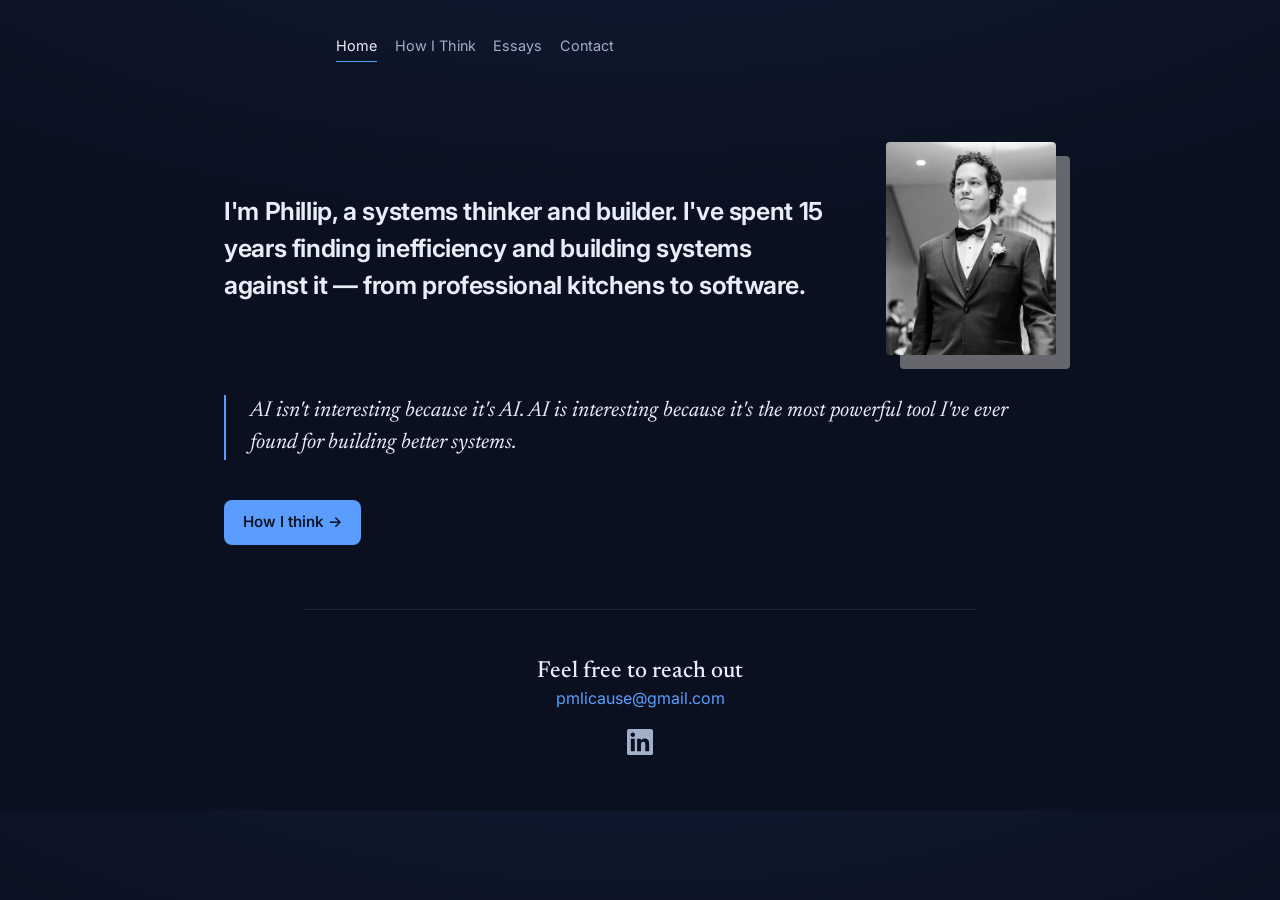
<file: index.html>
<!DOCTYPE html>
<html lang="en">
<head>
  <meta charset="UTF-8">
  <meta name="viewport" content="width=device-width, initial-scale=1.0">
  <title>Phillip Licause — Systems Thinker</title>
  <meta name="description" content="I'm Phillip, a systems thinker and builder. I've spent 15 years finding inefficiency and building systems against it — from professional kitchens to software.">
  <meta property="og:type" content="website">
  <meta property="og:title" content="Phillip Licause — Systems Thinker">
  <meta property="og:description" content="15 years of finding inefficiency and building systems against it — from professional kitchens to software.">
  <meta property="og:url" content="https://www.philliplicause.com/">
  <meta property="og:image" content="https://www.philliplicause.com/assets/headshot.jpg">
  <link rel="icon" href="data:image/svg+xml,%3Csvg xmlns='http://www.w3.org/2000/svg' viewBox='0 0 100 100'%3E%3Crect width='100' height='100' rx='22' fill='%230f1729'/%3E%3Ctext x='50' y='71' font-family='Arial' font-size='62' font-weight='bold' fill='%235b9dff' text-anchor='middle'%3EP%3C/text%3E%3C/svg%3E">
  <link rel="preconnect" href="https://fonts.googleapis.com">
  <link rel="preconnect" href="https://fonts.gstatic.com" crossorigin>
  <link href="https://fonts.googleapis.com/css2?family=Inter:wght@400;500;600;650&family=Newsreader:ital,opsz,wght@0,6..72,400;0,6..72,500;1,6..72,400&display=swap" rel="stylesheet">
  <link rel="stylesheet" href="css/style.css">
</head>
<body>

  <header class="site-header">
    <nav>
      <div class="nav-links">
        <a href="index.html" class="active">Home</a>
        <a href="how-i-think.html">How I Think</a>
        <a href="essays/index.html">Essays</a>
        <a href="https://mail.google.com/mail/?view=cm&amp;fs=1&amp;to=pmlicause@gmail.com" target="_blank" rel="noopener">Contact</a>
      </div>
    </nav>
  </header>

  <main class="wide">
    <div class="hero">
      <h1 class="landing">I'm Phillip, a systems thinker and builder. I've spent 15 years finding inefficiency and building systems against it — from professional kitchens to software.</h1>
      <img class="headshot" src="assets/headshot.jpg" alt="Phillip Licause" width="400" height="500">
    </div>

    <blockquote>
      <p>AI isn't interesting because it's AI. AI is interesting because it's the most powerful tool I've ever found for building better systems.</p>
    </blockquote>

    <div class="cta-row">
      <a class="btn btn-primary" href="how-i-think.html">How I think →</a>
    </div>
  </main>

  <footer class="site-footer">
    <p class="footer-heading">Feel free to reach out</p>
    <a class="footer-email" href="https://mail.google.com/mail/?view=cm&amp;fs=1&amp;to=pmlicause@gmail.com" target="_blank" rel="noopener">pmlicause@gmail.com</a>
    <div class="footer-social">
      <a href="https://www.linkedin.com/in/phillip-licause/" target="_blank" rel="noopener" aria-label="LinkedIn">
        <svg xmlns="http://www.w3.org/2000/svg" viewBox="0 0 24 24" fill="currentColor" role="img"><path d="M20.447 20.452h-3.554v-5.569c0-1.328-.027-3.037-1.852-3.037-1.853 0-2.136 1.445-2.136 2.939v5.667H9.351V9h3.414v1.561h.046c.477-.9 1.637-1.85 3.37-1.85 3.601 0 4.267 2.37 4.267 5.455v6.286zM5.337 7.433c-1.144 0-2.063-.926-2.063-2.065 0-1.138.92-2.063 2.063-2.063 1.14 0 2.064.925 2.064 2.063 0 1.139-.925 2.065-2.064 2.065zm1.782 13.019H3.555V9h3.564v11.452zM22.225 0H1.771C.792 0 0 .774 0 1.729v20.542C0 23.227.792 24 1.771 24h20.451C23.2 24 24 23.227 24 22.271V1.729C24 .774 23.2 0 22.225 0z"/></svg>
      </a>
    </div>
  </footer>

</body>
</html>
</file>
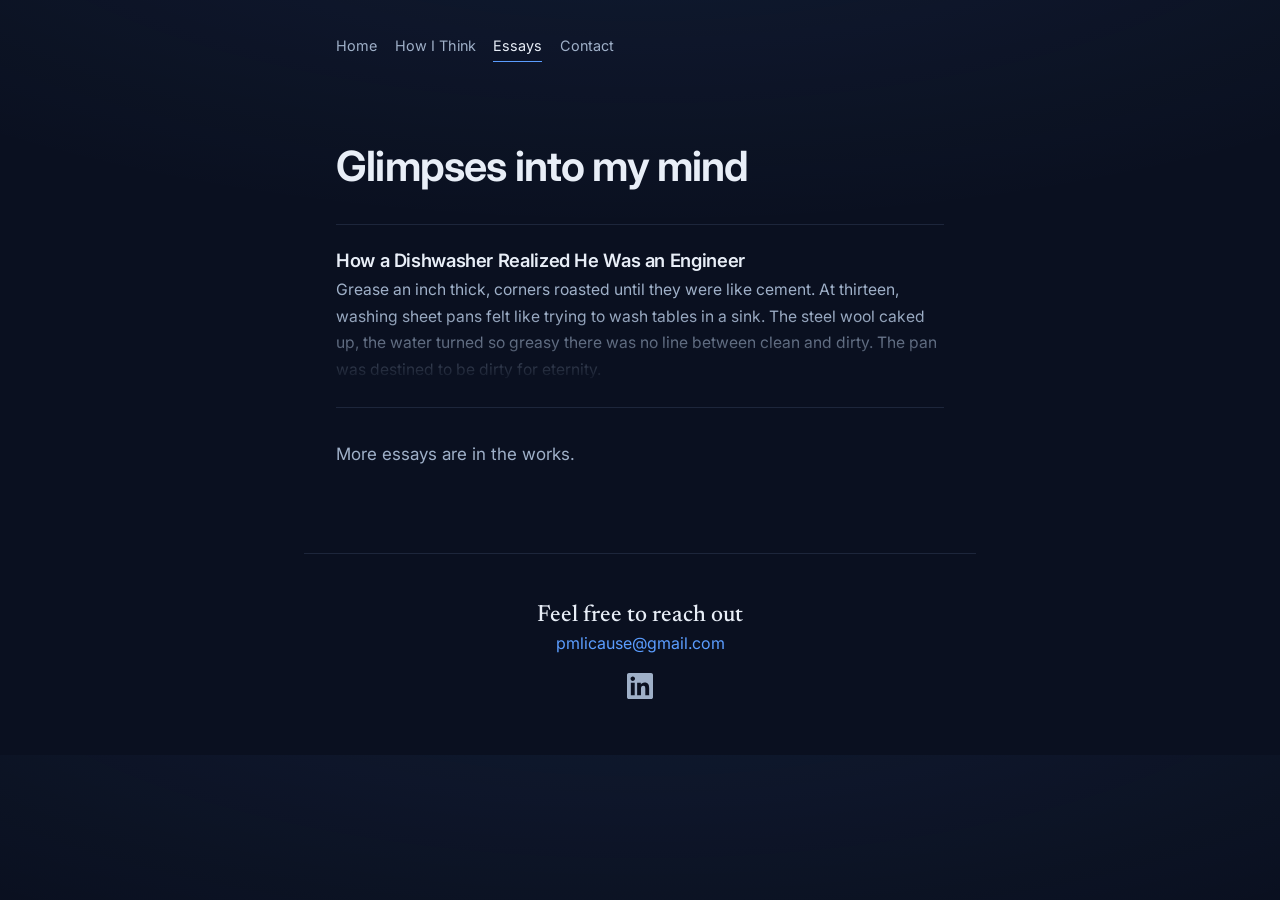
<file: essays/index.html>
<!DOCTYPE html>
<html lang="en">
<head>
  <meta charset="UTF-8">
  <meta name="viewport" content="width=device-width, initial-scale=1.0">
  <title>Essays — Phillip Licause</title>
  <meta name="description" content="Glimpses into my mind — essays on systems, iteration, and how I operate.">
  <meta property="og:type" content="website">
  <meta property="og:title" content="Essays — Phillip Licause">
  <meta property="og:description" content="Glimpses into my mind — essays on systems, iteration, and how I operate.">
  <meta property="og:url" content="https://www.philliplicause.com/essays/">
  <link rel="icon" href="data:image/svg+xml,%3Csvg xmlns='http://www.w3.org/2000/svg' viewBox='0 0 100 100'%3E%3Crect width='100' height='100' rx='22' fill='%230f1729'/%3E%3Ctext x='50' y='71' font-family='Arial' font-size='62' font-weight='bold' fill='%235b9dff' text-anchor='middle'%3EP%3C/text%3E%3C/svg%3E">
  <link rel="preconnect" href="https://fonts.googleapis.com">
  <link rel="preconnect" href="https://fonts.gstatic.com" crossorigin>
  <link href="https://fonts.googleapis.com/css2?family=Inter:wght@400;500;600;650&family=Newsreader:ital,opsz,wght@0,6..72,400;0,6..72,500;1,6..72,400&display=swap" rel="stylesheet">
  <link rel="stylesheet" href="../css/style.css">
</head>
<body>

  <header class="site-header">
    <nav>
      <div class="nav-links">
        <a href="../index.html">Home</a>
        <a href="../how-i-think.html">How I Think</a>
        <a href="index.html" class="active">Essays</a>
        <a href="https://mail.google.com/mail/?view=cm&amp;fs=1&amp;to=pmlicause@gmail.com" target="_blank" rel="noopener">Contact</a>
      </div>
    </nav>
  </header>

  <main>
    <h1>Glimpses into my mind</h1>

    <ul class="item-list">
      <li>
        <h2><a href="dishwasher-engineer.html">How a Dishwasher Realized He Was an Engineer</a></h2>
        <p class="essay-excerpt">Grease an inch thick, corners roasted until they were like cement. At thirteen, washing sheet pans felt like trying to wash tables in a sink. The steel wool caked up, the water turned so greasy there was no line between clean and dirty. The pan was destined to be dirty for eternity.</p>
      </li>
    </ul>

    <p class="muted essays-note">More essays are in the works.</p>
  </main>

  <footer class="site-footer">
    <p class="footer-heading">Feel free to reach out</p>
    <a class="footer-email" href="https://mail.google.com/mail/?view=cm&amp;fs=1&amp;to=pmlicause@gmail.com" target="_blank" rel="noopener">pmlicause@gmail.com</a>
    <div class="footer-social">
      <a href="https://www.linkedin.com/in/phillip-licause/" target="_blank" rel="noopener" aria-label="LinkedIn">
        <svg xmlns="http://www.w3.org/2000/svg" viewBox="0 0 24 24" fill="currentColor" role="img"><path d="M20.447 20.452h-3.554v-5.569c0-1.328-.027-3.037-1.852-3.037-1.853 0-2.136 1.445-2.136 2.939v5.667H9.351V9h3.414v1.561h.046c.477-.9 1.637-1.85 3.37-1.85 3.601 0 4.267 2.37 4.267 5.455v6.286zM5.337 7.433c-1.144 0-2.063-.926-2.063-2.065 0-1.138.92-2.063 2.063-2.063 1.14 0 2.064.925 2.064 2.063 0 1.139-.925 2.065-2.064 2.065zm1.782 13.019H3.555V9h3.564v11.452zM22.225 0H1.771C.792 0 0 .774 0 1.729v20.542C0 23.227.792 24 1.771 24h20.451C23.2 24 24 23.227 24 22.271V1.729C24 .774 23.2 0 22.225 0z"/></svg>
      </a>
    </div>
  </footer>

</body>
</html>
</file>
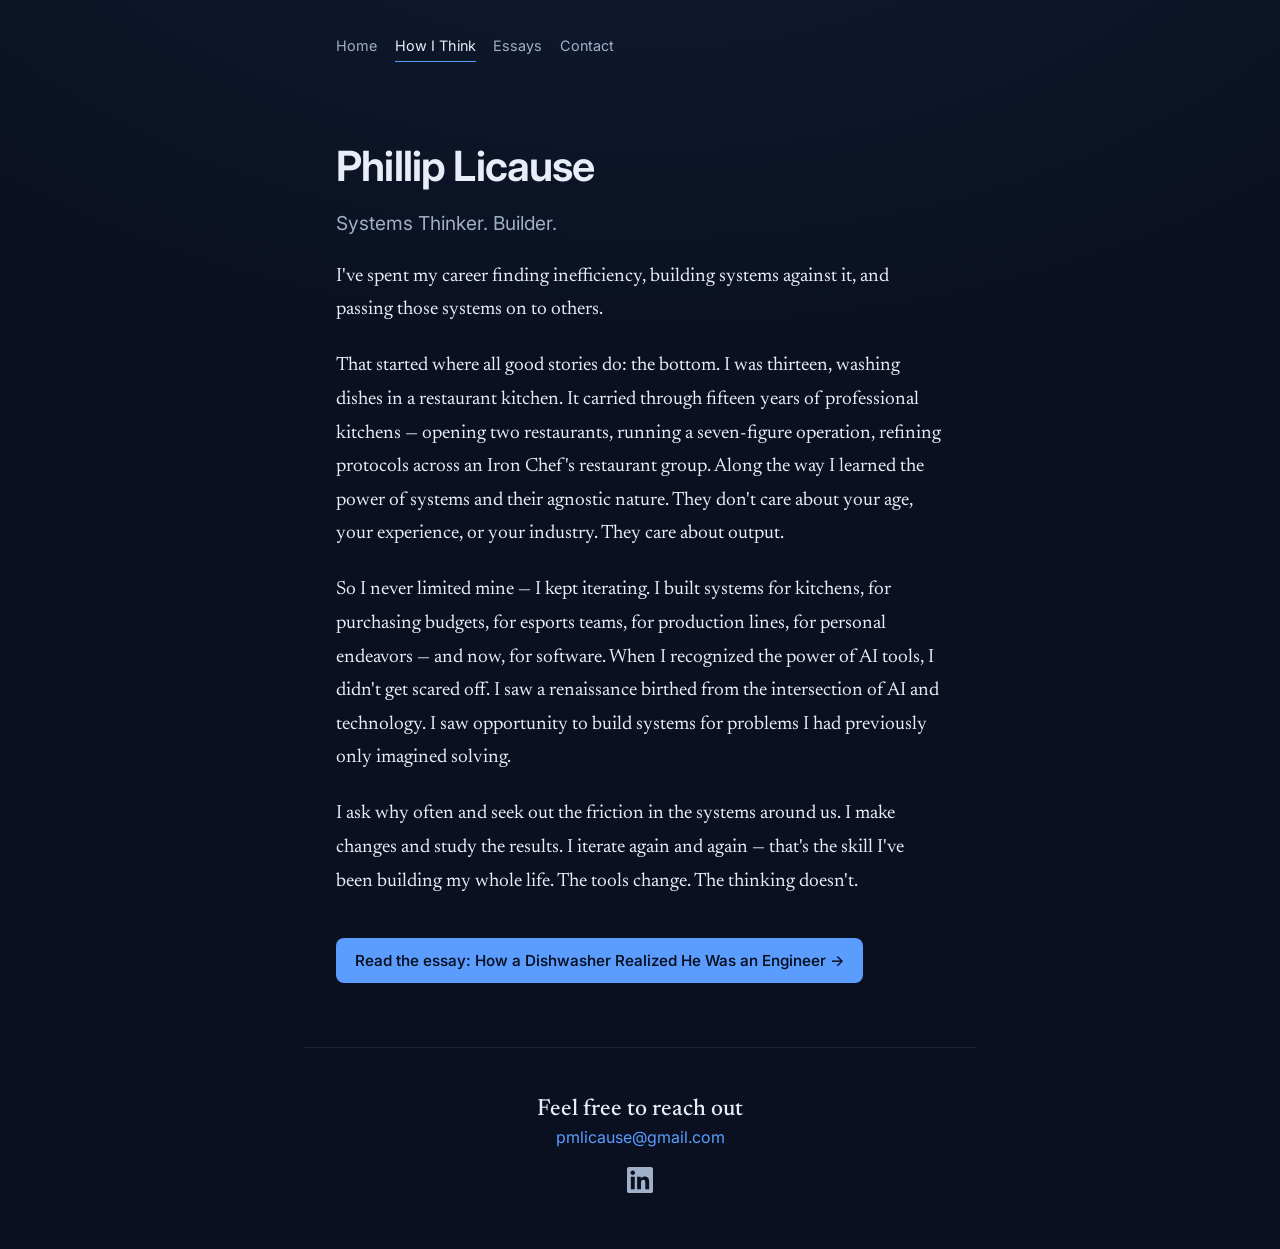
<file: how-i-think.html>
<!DOCTYPE html>
<html lang="en">
<head>
  <meta charset="UTF-8">
  <meta name="viewport" content="width=device-width, initial-scale=1.0">
  <title>How I Think — Phillip Licause</title>
  <meta name="description" content="I've spent my career finding inefficiency, building systems against it, and passing those systems on to others. The tools change. The thinking doesn't.">
  <meta property="og:type" content="website">
  <meta property="og:title" content="How I Think — Phillip Licause">
  <meta property="og:description" content="I've spent my career finding inefficiency, building systems against it, and passing those systems on to others.">
  <meta property="og:url" content="https://www.philliplicause.com/how-i-think.html">
  <link rel="icon" href="data:image/svg+xml,%3Csvg xmlns='http://www.w3.org/2000/svg' viewBox='0 0 100 100'%3E%3Crect width='100' height='100' rx='22' fill='%230f1729'/%3E%3Ctext x='50' y='71' font-family='Arial' font-size='62' font-weight='bold' fill='%235b9dff' text-anchor='middle'%3EP%3C/text%3E%3C/svg%3E">
  <link rel="preconnect" href="https://fonts.googleapis.com">
  <link rel="preconnect" href="https://fonts.gstatic.com" crossorigin>
  <link href="https://fonts.googleapis.com/css2?family=Inter:wght@400;500;600;650&family=Newsreader:ital,opsz,wght@0,6..72,400;0,6..72,500;1,6..72,400&display=swap" rel="stylesheet">
  <link rel="stylesheet" href="css/style.css">
</head>
<body>

  <header class="site-header">
    <nav>
      <div class="nav-links">
        <a href="index.html">Home</a>
        <a href="how-i-think.html" class="active">How I Think</a>
        <a href="essays/index.html">Essays</a>
        <a href="https://mail.google.com/mail/?view=cm&amp;fs=1&amp;to=pmlicause@gmail.com" target="_blank" rel="noopener">Contact</a>
      </div>
    </nav>
  </header>

  <main>
    <h1>Phillip Licause</h1>
    <p class="lede">Systems Thinker. Builder.</p>

    <div class="prose">
      <p>I've spent my career finding inefficiency, building systems against it, and passing those systems on to others.</p>

      <p>That started where all good stories do: the bottom. I was thirteen, washing dishes in a restaurant kitchen. It carried through fifteen years of professional kitchens — opening two restaurants, running a seven-figure operation, refining protocols across an Iron Chef's restaurant group. Along the way I learned the power of systems and their agnostic nature. They don't care about your age, your experience, or your industry. They care about output.</p>

      <p>So I never limited mine — I kept iterating. I built systems for kitchens, for purchasing budgets, for esports teams, for production lines, for personal endeavors — and now, for software. When I recognized the power of AI tools, I didn't get scared off. I saw a renaissance birthed from the intersection of AI and technology. I saw opportunity to build systems for problems I had previously only imagined solving.</p>

      <p>I ask why often and seek out the friction in the systems around us. I make changes and study the results. I iterate again and again — that's the skill I've been building my whole life. The tools change. The thinking doesn't.</p>
    </div>

    <div class="cta-row">
      <a class="btn btn-primary" href="essays/dishwasher-engineer.html">Read the essay: How a Dishwasher Realized He Was an Engineer →</a>
    </div>
  </main>

  <footer class="site-footer">
    <p class="footer-heading">Feel free to reach out</p>
    <a class="footer-email" href="https://mail.google.com/mail/?view=cm&amp;fs=1&amp;to=pmlicause@gmail.com" target="_blank" rel="noopener">pmlicause@gmail.com</a>
    <div class="footer-social">
      <a href="https://www.linkedin.com/in/phillip-licause/" target="_blank" rel="noopener" aria-label="LinkedIn">
        <svg xmlns="http://www.w3.org/2000/svg" viewBox="0 0 24 24" fill="currentColor" role="img"><path d="M20.447 20.452h-3.554v-5.569c0-1.328-.027-3.037-1.852-3.037-1.853 0-2.136 1.445-2.136 2.939v5.667H9.351V9h3.414v1.561h.046c.477-.9 1.637-1.85 3.37-1.85 3.601 0 4.267 2.37 4.267 5.455v6.286zM5.337 7.433c-1.144 0-2.063-.926-2.063-2.065 0-1.138.92-2.063 2.063-2.063 1.14 0 2.064.925 2.064 2.063 0 1.139-.925 2.065-2.064 2.065zm1.782 13.019H3.555V9h3.564v11.452zM22.225 0H1.771C.792 0 0 .774 0 1.729v20.542C0 23.227.792 24 1.771 24h20.451C23.2 24 24 23.227 24 22.271V1.729C24 .774 23.2 0 22.225 0z"/></svg>
      </a>
    </div>
  </footer>

</body>
</html>
</file>
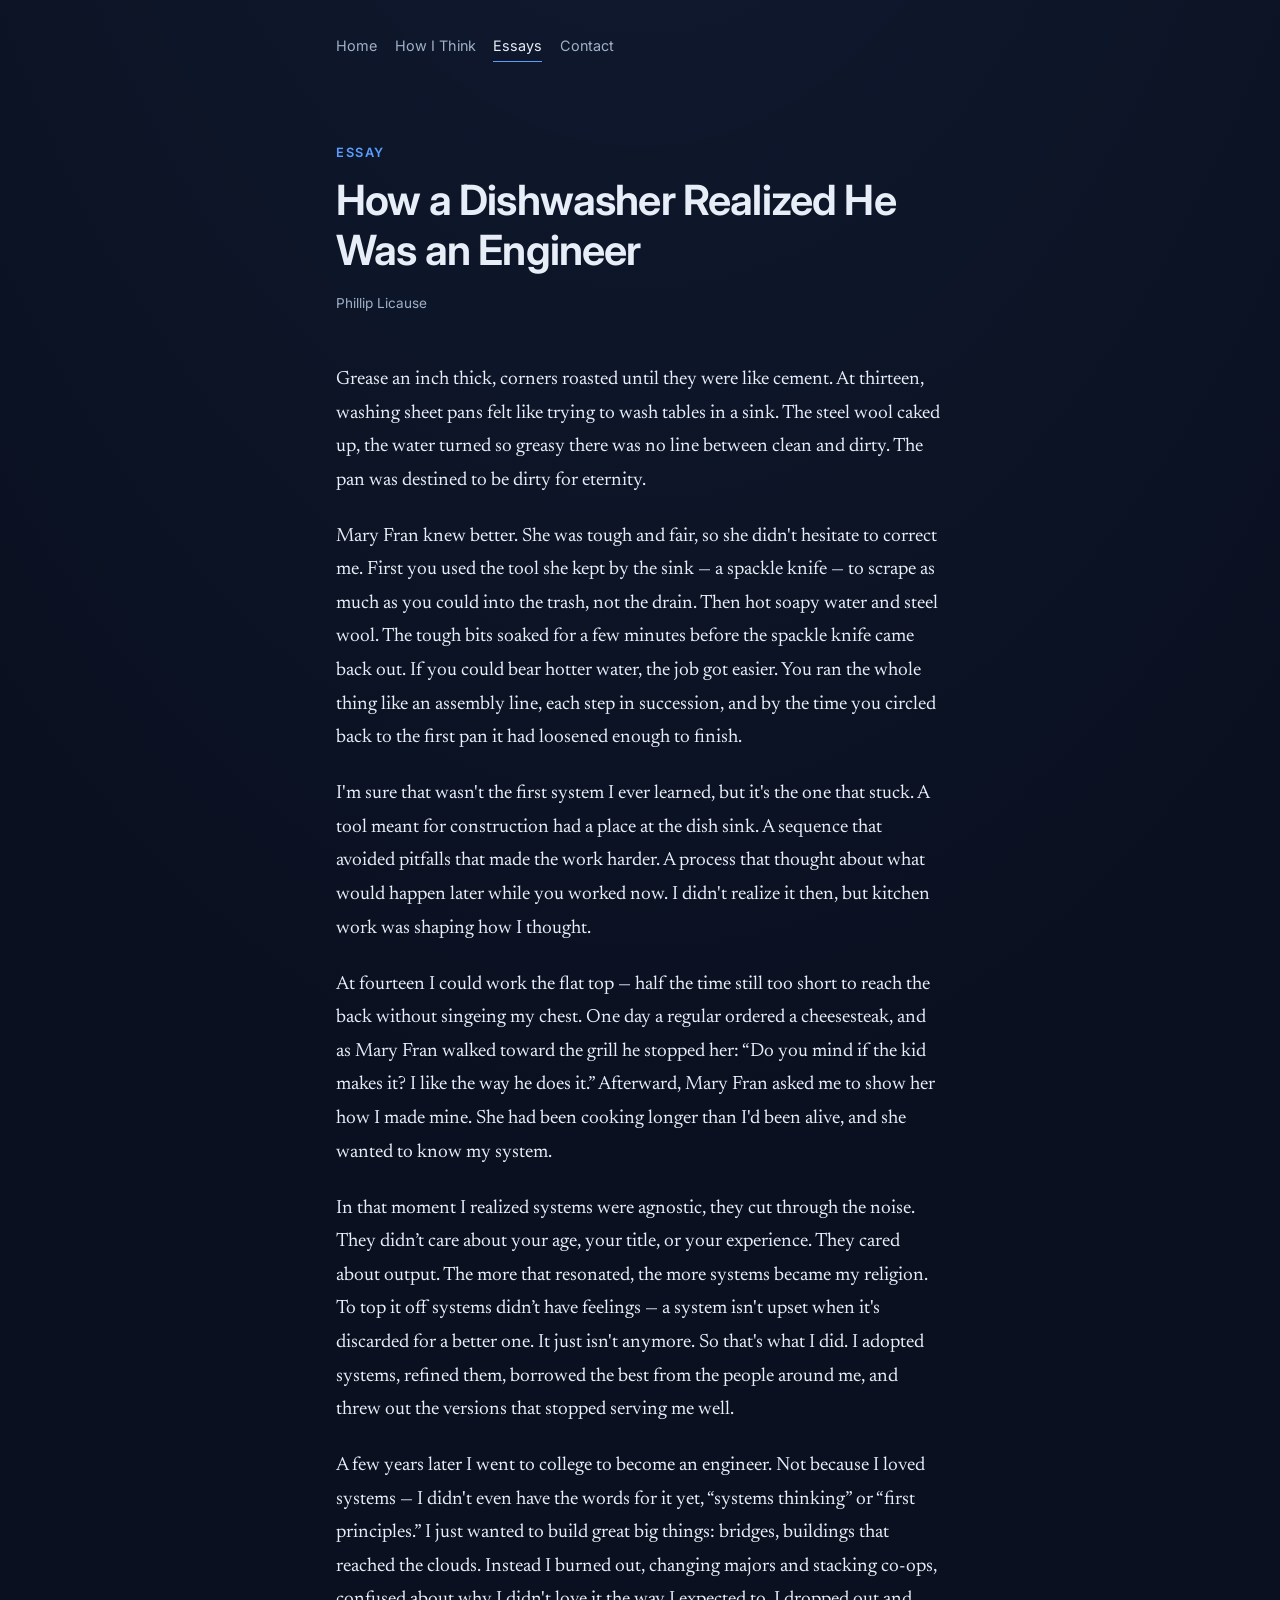
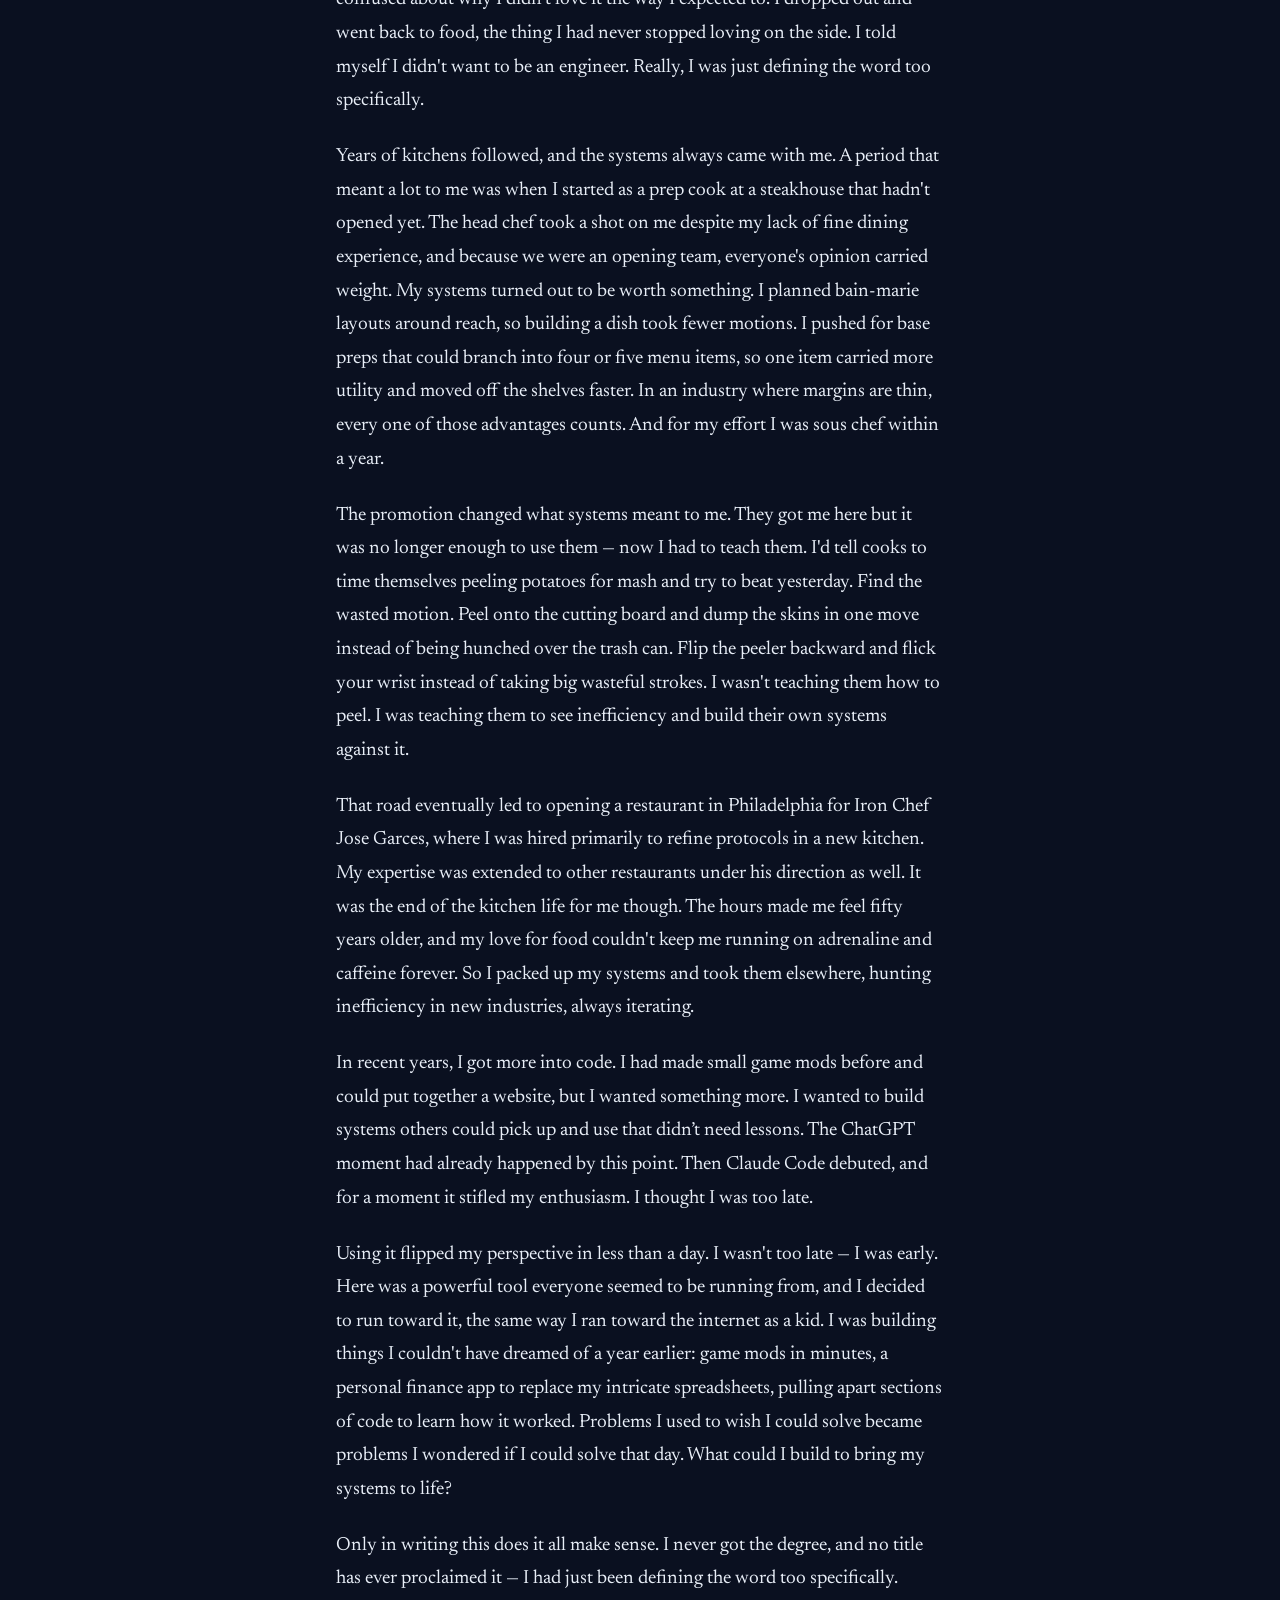
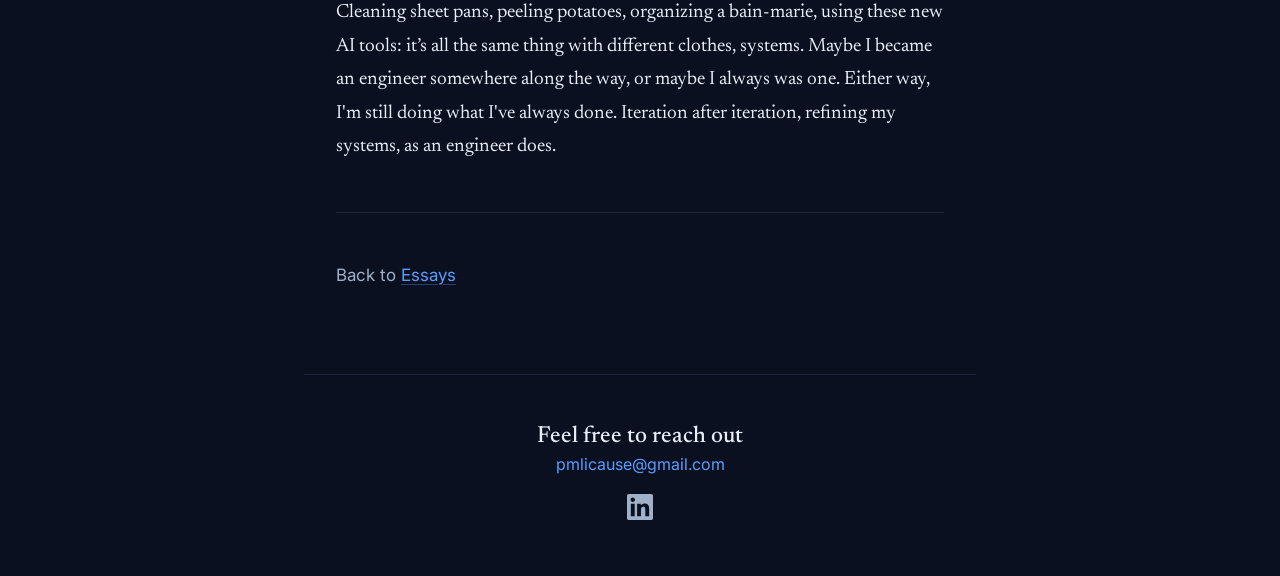
<file: essays/dishwasher-engineer.html>
<!DOCTYPE html>
<html lang="en">
<head>
  <meta charset="UTF-8">
  <meta name="viewport" content="width=device-width, initial-scale=1.0">
  <title>How a Dishwasher Realized He Was an Engineer — Phillip Licause</title>
  <meta name="description" content="Cleaning sheet pans, peeling potatoes, organizing a bain-marie, using these new AI tools: it's all the same thing with different clothes, systems.">
  <meta property="og:type" content="article">
  <meta property="og:title" content="How a Dishwasher Realized He Was an Engineer">
  <meta property="og:description" content="Cleaning sheet pans, peeling potatoes, organizing a bain-marie, using these new AI tools: it's all the same thing with different clothes, systems.">
  <meta property="og:url" content="https://www.philliplicause.com/essays/dishwasher-engineer.html">
  <link rel="icon" href="data:image/svg+xml,%3Csvg xmlns='http://www.w3.org/2000/svg' viewBox='0 0 100 100'%3E%3Crect width='100' height='100' rx='22' fill='%230f1729'/%3E%3Ctext x='50' y='71' font-family='Arial' font-size='62' font-weight='bold' fill='%235b9dff' text-anchor='middle'%3EP%3C/text%3E%3C/svg%3E">
  <link rel="preconnect" href="https://fonts.googleapis.com">
  <link rel="preconnect" href="https://fonts.gstatic.com" crossorigin>
  <link href="https://fonts.googleapis.com/css2?family=Inter:wght@400;500;600;650&family=Newsreader:ital,opsz,wght@0,6..72,400;0,6..72,500;1,6..72,400&display=swap" rel="stylesheet">
  <link rel="stylesheet" href="../css/style.css">
</head>
<body>

  <header class="site-header">
    <nav>
      <div class="nav-links">
        <a href="../index.html">Home</a>
        <a href="../how-i-think.html">How I Think</a>
        <a href="index.html" class="active">Essays</a>
        <a href="https://mail.google.com/mail/?view=cm&amp;fs=1&amp;to=pmlicause@gmail.com" target="_blank" rel="noopener">Contact</a>
      </div>
    </nav>
  </header>

  <main>
    <p class="kicker">Essay</p>
    <h1>How a Dishwasher Realized He Was an Engineer</h1>
    <p class="essay-meta">Phillip Licause</p>

    <div class="prose">
      <p>Grease an inch thick, corners roasted until they were like cement. At thirteen, washing sheet pans felt like trying to wash tables in a sink. The steel wool caked up, the water turned so greasy there was no line between clean and dirty. The pan was destined to be dirty for eternity.</p>

      <p>Mary Fran knew better. She was tough and fair, so she didn't hesitate to correct me. First you used the tool she kept by the sink — a spackle knife — to scrape as much as you could into the trash, not the drain. Then hot soapy water and steel wool. The tough bits soaked for a few minutes before the spackle knife came back out. If you could bear hotter water, the job got easier. You ran the whole thing like an assembly line, each step in succession, and by the time you circled back to the first pan it had loosened enough to finish.</p>

      <p>I'm sure that wasn't the first system I ever learned, but it's the one that stuck. A tool meant for construction had a place at the dish sink. A sequence that avoided pitfalls that made the work harder. A process that thought about what would happen later while you worked now. I didn't realize it then, but kitchen work was shaping how I thought.</p>

      <p>At fourteen I could work the flat top — half the time still too short to reach the back without singeing my chest. One day a regular ordered a cheesesteak, and as Mary Fran walked toward the grill he stopped her: “Do you mind if the kid makes it? I like the way he does it.” Afterward, Mary Fran asked me to show her how I made mine. She had been cooking longer than I'd been alive, and she wanted to know my system.</p>

      <p>In that moment I realized systems were agnostic, they cut through the noise. They didn’t care about your age, your title, or your experience. They cared about output. The more that resonated, the more systems became my religion. To top it off systems didn’t have feelings — a system isn't upset when it's discarded for a better one. It just isn't anymore. So that's what I did. I adopted systems, refined them, borrowed the best from the people around me, and threw out the versions that stopped serving me well.</p>

      <p>A few years later I went to college to become an engineer. Not because I loved systems — I didn't even have the words for it yet, “systems thinking” or “first principles.” I just wanted to build great big things: bridges, buildings that reached the clouds. Instead I burned out, changing majors and stacking co-ops, confused about why I didn't love it the way I expected to. I dropped out and went back to food, the thing I had never stopped loving on the side. I told myself I didn't want to be an engineer. Really, I was just defining the word too specifically.</p>

      <p>Years of kitchens followed, and the systems always came with me. A period that meant a lot to me was when I started as a prep cook at a steakhouse that hadn't opened yet. The head chef took a shot on me despite my lack of fine dining experience, and because we were an opening team, everyone's opinion carried weight. My systems turned out to be worth something. I planned bain-marie layouts around reach, so building a dish took fewer motions. I pushed for base preps that could branch into four or five menu items, so one item carried more utility and moved off the shelves faster. In an industry where margins are thin, every one of those advantages counts. And for my effort I was sous chef within a year.</p>

      <p>The promotion changed what systems meant to me. They got me here but it was no longer enough to use them — now I had to teach them. I'd tell cooks to time themselves peeling potatoes for mash and try to beat yesterday. Find the wasted motion. Peel onto the cutting board and dump the skins in one move instead of being hunched over the trash can. Flip the peeler backward and flick your wrist instead of taking big wasteful strokes. I wasn't teaching them how to peel. I was teaching them to see inefficiency and build their own systems against it.</p>

      <p>That road eventually led to opening a restaurant in Philadelphia for Iron Chef Jose Garces, where I was hired primarily to refine protocols in a new kitchen. My expertise was extended to other restaurants under his direction as well. It was the end of the kitchen life for me though. The hours made me feel fifty years older, and my love for food couldn't keep me running on adrenaline and caffeine forever. So I packed up my systems and took them elsewhere, hunting inefficiency in new industries, always iterating.</p>

      <p>In recent years, I got more into code. I had made small game mods before and could put together a website, but I wanted something more. I wanted to build systems others could pick up and use that didn’t need lessons. The ChatGPT moment had already happened by this point. Then Claude Code debuted, and for a moment it stifled my enthusiasm. I thought I was too late.</p>

      <p>Using it flipped my perspective in less than a day. I wasn't too late — I was early. Here was a powerful tool everyone seemed to be running from, and I decided to run toward it, the same way I ran toward the internet as a kid. I was building things I couldn't have dreamed of a year earlier: game mods in minutes, a personal finance app to replace my intricate spreadsheets, pulling apart sections of code to learn how it worked. Problems I used to wish I could solve became problems I wondered if I could solve that day. What could I build to bring my systems to life?</p>

      <p>Only in writing this does it all make sense. I never got the degree, and no title has ever proclaimed it — I had just been defining the word too specifically. Cleaning sheet pans, peeling potatoes, organizing a bain-marie, using these new AI tools: it’s all the same thing with different clothes, systems. Maybe I became an engineer somewhere along the way, or maybe I always was one. Either way, I'm still doing what I've always done. Iteration after iteration, refining my systems, as an engineer does.</p>
    </div>

    <hr>
    <p class="muted">Back to <a href="index.html">Essays</a></p>
  </main>

  <footer class="site-footer">
    <p class="footer-heading">Feel free to reach out</p>
    <a class="footer-email" href="https://mail.google.com/mail/?view=cm&amp;fs=1&amp;to=pmlicause@gmail.com" target="_blank" rel="noopener">pmlicause@gmail.com</a>
    <div class="footer-social">
      <a href="https://www.linkedin.com/in/phillip-licause/" target="_blank" rel="noopener" aria-label="LinkedIn">
        <svg xmlns="http://www.w3.org/2000/svg" viewBox="0 0 24 24" fill="currentColor" role="img"><path d="M20.447 20.452h-3.554v-5.569c0-1.328-.027-3.037-1.852-3.037-1.853 0-2.136 1.445-2.136 2.939v5.667H9.351V9h3.414v1.561h.046c.477-.9 1.637-1.85 3.37-1.85 3.601 0 4.267 2.37 4.267 5.455v6.286zM5.337 7.433c-1.144 0-2.063-.926-2.063-2.065 0-1.138.92-2.063 2.063-2.063 1.14 0 2.064.925 2.064 2.063 0 1.139-.925 2.065-2.064 2.065zm1.782 13.019H3.555V9h3.564v11.452zM22.225 0H1.771C.792 0 0 .774 0 1.729v20.542C0 23.227.792 24 1.771 24h20.451C23.2 24 24 23.227 24 22.271V1.729C24 .774 23.2 0 22.225 0z"/></svg>
      </a>
    </div>
  </footer>

</body>
</html>
</file>
<file: css/style.css>
/* ============================================
   PhillipLicause.com — design system
   Sleek, modern, dark. Blues and whites.
   The writing is the product.
   ============================================ */

:root {
  /* Color */
  --bg: #0a1020;            /* deep blue-black */
  --line: rgba(140, 170, 220, 0.14);
  --text: #e8eef7;          /* primary reading white */
  --text-soft: #9fb0c8;     /* secondary / muted slate */
  --accent: #5b9dff;        /* primary blue */
  --accent-soft: #8fbcff;   /* hover / highlights */

  /* Type */
  --font-ui: "Inter", -apple-system, "Segoe UI", system-ui, sans-serif;
  --font-serif: "Newsreader", Georgia, "Times New Roman", serif;

  /* Layout */
  --measure: 42rem;         /* reading column */
  --space: clamp(1.25rem, 4vw, 2rem);
}

* { box-sizing: border-box; }

html { scroll-behavior: smooth; }

body {
  margin: 0;
  background: var(--bg);
  background-image: radial-gradient(
    ellipse 80% 50% at 50% -20%,
    rgba(91, 157, 255, 0.09),
    transparent
  );
  color: var(--text);
  font-family: var(--font-ui);
  font-size: 1.0625rem;
  line-height: 1.7;
  -webkit-font-smoothing: antialiased;
}

/* ---------- Header / nav ---------- */

.site-header {
  max-width: var(--measure);
  margin: 0 auto;
  padding: 2rem var(--space) 0;
}

.nav-links {
  display: flex;
  flex-wrap: wrap;
  gap: 0.25rem 1.1rem;
  font-size: 0.9rem;
}

.nav-links a {
  color: var(--text-soft);
  text-decoration: none;
  padding: 0.15rem 0;
  border-bottom: 1px solid transparent;
  transition: color 120ms ease;
}

.nav-links a:hover { color: var(--text); }

.nav-links a.active {
  color: var(--text);
  border-bottom-color: var(--accent);
}

/* ---------- Main column ---------- */

main {
  max-width: var(--measure);
  margin: 0 auto;
  padding: clamp(3rem, 8vw, 5rem) var(--space) 4rem;
}

/* Wider container for the homepage hero: gives the statement
   and photo room to sit side by side comfortably */
main.wide { max-width: 56rem; }

/* ---------- Typography ---------- */

h1, h2 {
  font-family: var(--font-ui);
  letter-spacing: -0.02em;
  line-height: 1.2;
  color: var(--text);
}

h1 {
  font-size: clamp(1.9rem, 5vw, 2.6rem);
  font-weight: 650;
  margin: 0 0 1rem;
}

h2 {
  font-size: 1.3rem;
  font-weight: 600;
  margin: 2.75rem 0 0.75rem;
}

p { margin: 0 0 1.25rem; }

a {
  color: var(--accent);
  text-decoration: underline;
  text-decoration-color: rgba(91, 157, 255, 0.35);
  text-underline-offset: 3px;
  transition: color 120ms ease;
}

a:hover {
  color: var(--accent-soft);
  text-decoration-color: var(--accent-soft);
}

.kicker {
  font-size: 0.8rem;
  font-weight: 600;
  letter-spacing: 0.12em;
  text-transform: uppercase;
  color: var(--accent);
  margin: 0 0 0.75rem;
}

.lede {
  font-size: 1.2rem;
  line-height: 1.65;
  color: var(--text-soft);
}

.muted { color: var(--text-soft); }

hr {
  border: none;
  border-top: 1px solid var(--line);
  margin: 3rem 0;
}

blockquote {
  margin: 2.5rem 0;
  padding: 0 0 0 1.5rem;
  border-left: 2px solid var(--accent);
  font-family: var(--font-serif);
  font-size: 1.35rem;
  line-height: 1.5;
  font-style: italic;
  color: var(--text);
}

blockquote p { margin: 0; }

/* ---------- Homepage hero ---------- */

.hero {
  display: flex;
  align-items: center;
  gap: 3rem;
}

.hero .landing { flex: 1; }

/* Landing statement: one continuous headline, single size */
.landing {
  font-size: clamp(1.25rem, 3vw, 1.55rem);
  font-weight: 650;
  line-height: 1.5;
  letter-spacing: -0.015em;
  margin: 0;
}

/* Headshot: monochrome portrait with a solid offset shadow box */
.headshot {
  display: block;
  width: 170px;
  height: auto;
  flex-shrink: 0;
  border-radius: 4px;
  filter: grayscale(100%);
  box-shadow: 14px 14px 0 rgba(91, 157, 255, 0.65);
}

/* Stack the hero on small screens: photo above the statement */
@media (max-width: 700px) {
  .hero {
    flex-direction: column-reverse;
    align-items: flex-start;
  }
}

/* ---------- Essays ---------- */

.prose {
  font-family: var(--font-serif);
  font-size: 1.2rem;
  line-height: 1.75;
}

.prose p { margin: 0 0 1.4rem; }

.prose h2 {
  font-family: var(--font-ui);
  margin-top: 3rem;
}

.essay-meta {
  font-size: 0.85rem;
  color: var(--text-soft);
  margin: 0 0 3rem;
}

.item-list {
  list-style: none;
  margin: 2rem 0 0;
  padding: 0;
}

.item-list li {
  padding: 1.5rem 0;
  border-top: 1px solid var(--line);
}

.item-list li:last-child { border-bottom: 1px solid var(--line); }

.item-list h2 {
  margin: 0 0 0.35rem;
  font-size: 1.15rem;
}

.item-list h2 a {
  color: var(--text);
  text-decoration: none;
}

.item-list h2 a:hover { color: var(--accent-soft); }

.item-list p {
  margin: 0;
  color: var(--text-soft);
  font-size: 0.98rem;
}

/* Essay hook excerpt: the opening lines of the essay itself,
   fading out toward the end to pull the reader in */
.essay-excerpt {
  -webkit-mask-image: linear-gradient(to bottom, #000 35%, transparent 100%);
  mask-image: linear-gradient(to bottom, #000 35%, transparent 100%);
}

.essays-note { margin-top: 2rem; }

/* ---------- Buttons ---------- */

.cta-row {
  display: flex;
  flex-wrap: wrap;
  gap: 0.75rem;
  margin-top: 2.5rem;
}

.btn {
  display: inline-block;
  padding: 0.6rem 1.2rem;
  border-radius: 8px;
  font-size: 0.95rem;
  font-weight: 550;
  text-decoration: none;
  transition: all 140ms ease;
}

.btn-primary {
  background: var(--accent);
  color: #08101f;
}

.btn-primary:hover {
  background: var(--accent-soft);
  color: #08101f;
}

/* ---------- Footer ---------- */

.site-footer {
  max-width: var(--measure);
  margin: 0 auto;
  padding: 3rem var(--space) 3.5rem;
  border-top: 1px solid var(--line);
  display: flex;
  flex-direction: column;
  align-items: center;
  text-align: center;
}

.footer-heading {
  font-family: var(--font-serif);
  font-size: 1.45rem;
  font-weight: 500;
  line-height: 1.2;
  color: var(--text);
  margin: 0;
}

.footer-email {
  color: var(--accent);
  text-decoration: none;
  font-size: 1rem;
}

.footer-email:hover {
  color: var(--accent-soft);
  text-decoration: underline;
  text-underline-offset: 3px;
}

.footer-social {
  display: flex;
  gap: 1.5rem;
  margin-top: 1rem;
}

.footer-social a {
  color: var(--text-soft);
  transition: color 120ms ease;
}

.footer-social a:hover { color: var(--accent-soft); }

.footer-social svg {
  width: 26px;
  height: 26px;
  display: block;
}
</file>
